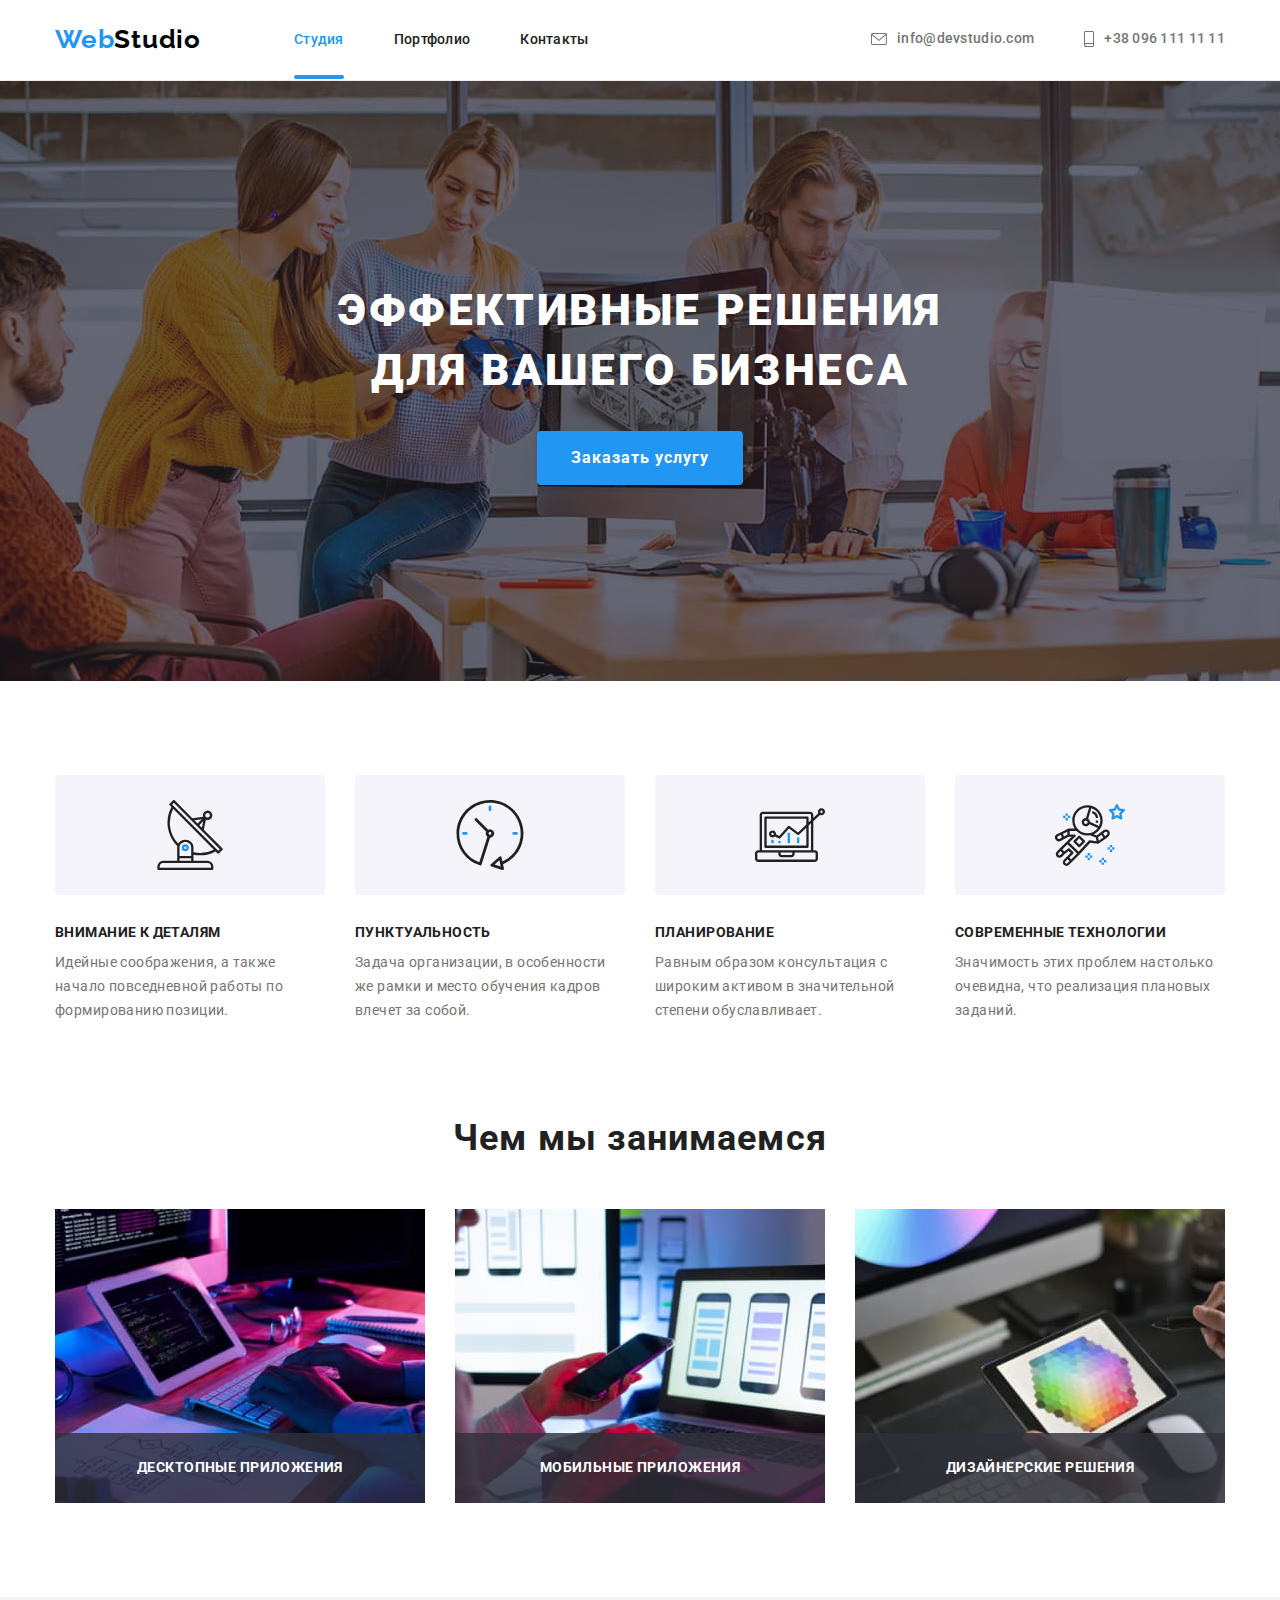
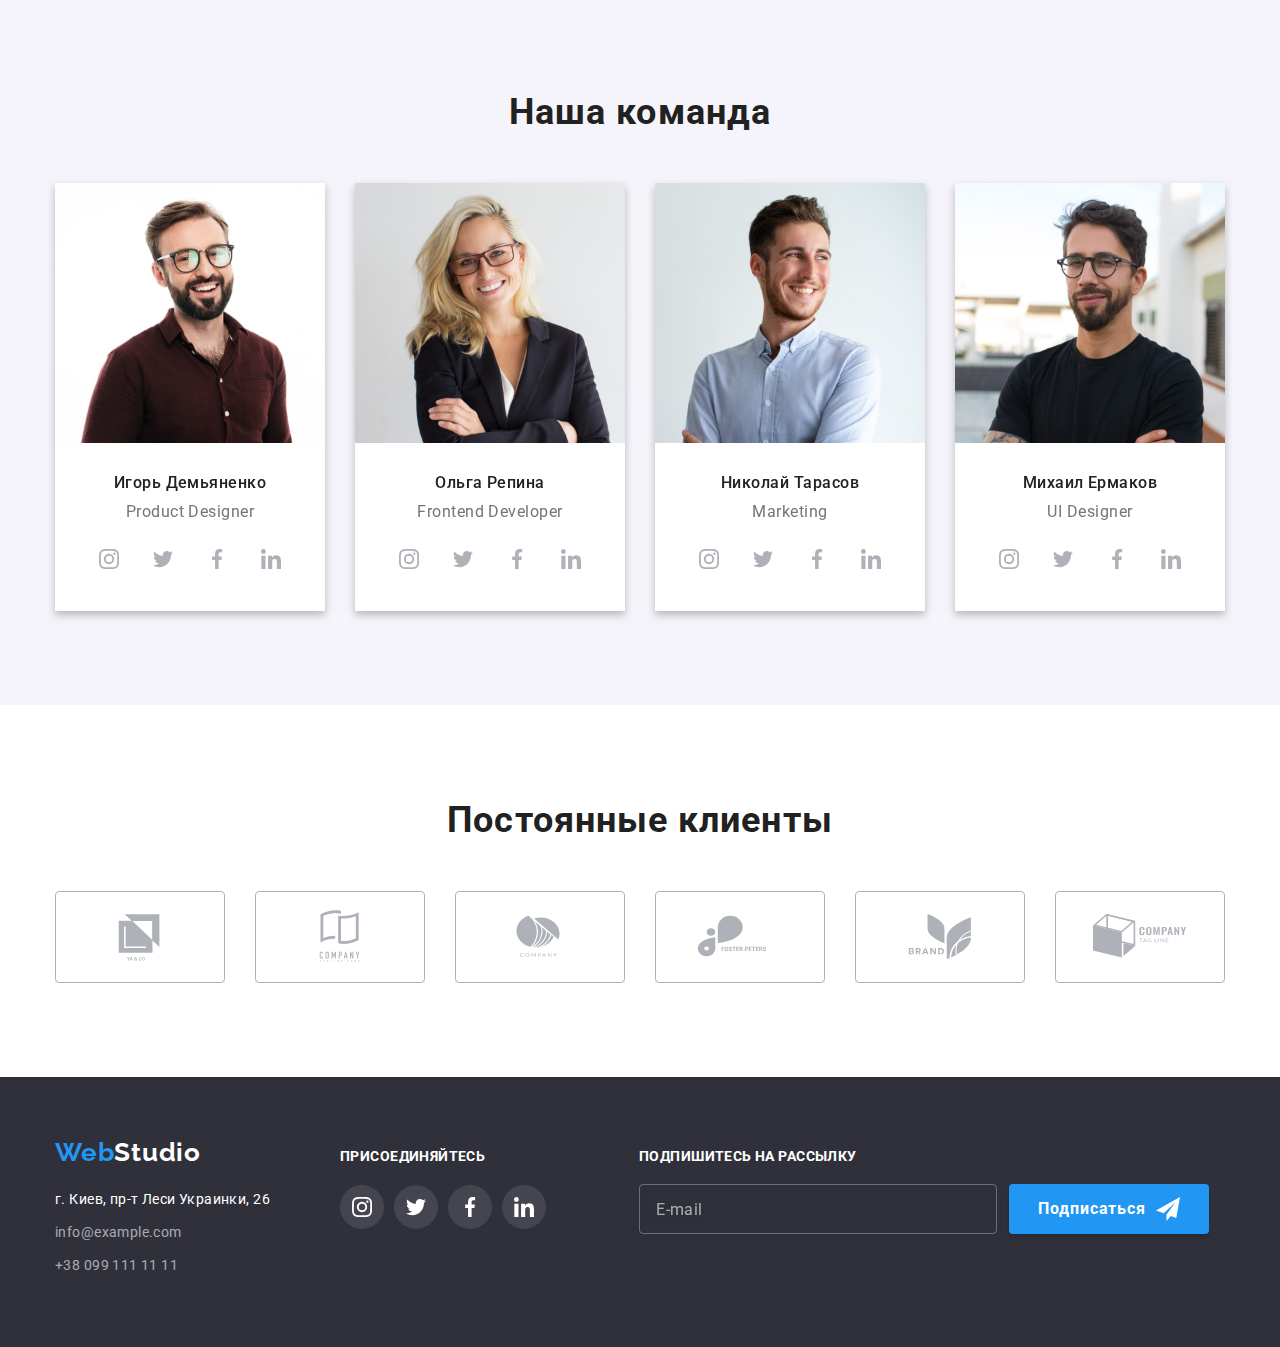
<file: index.html>
<!DOCTYPE html>
<html lang="ru">
  <head>
    <meta charset="UTF-8" />
    <meta http-equiv="X-UA-Compatible" content="IE=edge" />
    <meta name="viewport" content="width=device-width, initial-scale=1.0" />
    <link rel="preconnect" href="https://fonts.googleapis.com" />
    <link rel="preconnect" href="https://fonts.gstatic.com" crossorigin />
    <link
      href="https://fonts.googleapis.com/css2?family=Raleway:wght@700&family=Roboto:wght@400;500;700;900&display=swap"
      rel="stylesheet"
    />
    <title>WebStudio</title>
    <link
      rel="stylesheet"
      href="https://cdnjs.cloudflare.com/ajax/libs/modern-normalize/1.1.0/modern-normalize.min.css"
    />
    <link rel="stylesheet" href="./css/styles.css" />
  </head>
  <body>
    <header class="header">
      <div class="header-cont container">
        <nav class="header-nav">
          <a href="./index.html" class="header-logo link">
            <span class="logo-color">Web</span>Studio</a
          >
          <ul class="header-list list">
            <li class="header-item">
              <a href="./index.html" class="header-link current link">Студия</a>
            </li>
            <li class="header-item">
              <a href="./portfolio.html" class="header-link link">Портфолио</a>
            </li>
            <li class="header-item"><a href="" class="header-link link">Контакты</a></li>
          </ul>
        </nav>
        <div class="header-info">
          <a href="mailto:info@devstudio.com" class="header-contacts link"
            ><svg class="mail-icon" width="16" height="12">
              <use href="./images/icons.svg#icon-mail"></use></svg
            >info@devstudio.com</a
          >
          <a href="tel:+380961111111" class="header-contacts link"
            ><svg class="tel-icon" width="10" height="16">
              <use href="./images/icons.svg#icon-tel"></use></svg
            >+38 096 111 11 11</a
          >
        </div>
      </div>
    </header>
    <main class="main">
      <section class="main-section-one">
        <div class="container">
          <h1 class="section-one-title">Эффективные решения для вашего бизнеса</h1>
          <button class="section-one-btn" type="button" data-modal-open>Заказать услугу</button>
        </div>
      </section>
      <section class="main-section-two">
        <div class="container">
          <ul class="section-two-list list">
            <li class="section-two-item">
              <div class="icon-box">
                <svg class="section-two-icon" width="70" height="70">
                  <use href="./images/icons.svg#icon-antenna"></use>
                </svg>
              </div>
              <h3 class="item-title">Внимание к деталям</h3>
              <p class="item-text">
                Идейные соображения, а также начало повседневной работы по формированию позиции.
              </p>
            </li>
            <li class="section-two-item">
              <div class="icon-box">
                <svg class="section-two-icon" width="70" height="70">
                  <use href="./images/icons.svg#icon-clock"></use>
                </svg>
              </div>
              <h3 class="item-title">Пунктуальность</h3>
              <p class="item-text">
                Задача организации, в особенности же рамки и место обучения кадров влечет за собой.
              </p>
            </li>
            <li class="section-two-item">
              <div class="icon-box">
                <svg class="section-two-icon" width="70" height="70">
                  <use href="./images/icons.svg#icon-diagram"></use>
                </svg>
              </div>
              <h3 class="item-title">Планирование</h3>
              <p class="item-text">
                Равным образом консультация с широким активом в значительной степени обуславливает.
              </p>
            </li>
            <li class="section-two-item">
              <div class="icon-box">
                <svg class="section-two-icon" width="70" height="70">
                  <use href="./images/icons.svg#icon-astronaut"></use>
                </svg>
              </div>
              <h3 class="item-title">Современные технологии</h3>
              <p class="item-text">
                Значимость этих проблем настолько очевидна, что реализация плановых заданий.
              </p>
            </li>
          </ul>
        </div>
      </section>
      <section class="main-section-three">
        <div class="container">
          <h2 class="section-three-title">Чем мы занимаемся</h2>
          <ul class="section-three-list list">
            <li class="section-three-item">
              <div class="thumb">
                <img src="./images/box1.jpg" alt="Верстка сайта" width="370" />
                <p class="label">Десктопные приложения</p>
              </div>
            </li>
            <li class="section-three-item">
              <div class="thumb">
                <img src="./images/box2.jpg" alt="Адаптивный дизайн" width="370" />
                <p class="label">Мобильные приложения</p>
              </div>
            </li>
            <li class="section-three-item">
              <div class="thumb">
                <img src="./images/box3.jpg" alt="Дизайн" width="370" />
                <p class="label">Дизайнерские решения</p>
              </div>
            </li>
          </ul>
        </div>
      </section>
      <section class="main-section-team">
        <div class="container">
          <h2 class="team-title">Наша команда</h2>
          <ul class="team-list list">
            <li class="team-item">
              <img src="./images/img.jpg" alt="Игорь Демьяненко" width="270" />
              <div class="team-signature">
                <h3 class="team-member">Игорь Демьяненко</h3>
                <p lang="en" class="team-position">Product Designer</p>
                <ul class="team-soc-list list">
                  <li class="team-soc-item">
                    <a href="" class="team-soc-link link">
                      <svg class="team-soc-icon" width="20" height="20">
                        <use href="./images/icons.svg#icon-insta"></use>
                      </svg>
                    </a>
                  </li>
                  <li class="team-soc-item">
                    <a href="" class="team-soc-link link">
                      <svg class="team-soc-icon" width="20" height="20">
                        <use href="./images/icons.svg#icon-twt"></use>
                      </svg>
                    </a>
                  </li>
                  <li class="team-soc-item">
                    <a href="" class="team-soc-link link">
                      <svg class="team-soc-icon" width="20" height="20">
                        <use href="./images/icons.svg#icon-fb"></use>
                      </svg>
                    </a>
                  </li>
                  <li class="team-soc-item">
                    <a href="" class="team-soc-link link">
                      <svg class="team-soc-icon" width="20" height="20">
                        <use href="./images/icons.svg#icon-in"></use>
                      </svg>
                    </a>
                  </li>
                </ul>
              </div>
            </li>
            <li class="team-item">
              <img src="./images/img1.jpg" alt="Ольга Репина" width="270" />
              <div class="team-signature">
                <h3 class="team-member">Ольга Репина</h3>
                <p lang="en" class="team-position">Frontend Developer</p>
                <ul class="team-soc-list list">
                  <li class="team-soc-item">
                    <a href="" class="team-soc-link link">
                      <svg class="team-soc-icon" width="20" height="20">
                        <use href="./images/icons.svg#icon-insta"></use>
                      </svg>
                    </a>
                  </li>
                  <li class="team-soc-item">
                    <a href="" class="team-soc-link link">
                      <svg class="team-soc-icon" width="20" height="20">
                        <use href="./images/icons.svg#icon-twt"></use>
                      </svg>
                    </a>
                  </li>
                  <li class="team-soc-item">
                    <a href="" class="team-soc-link link">
                      <svg class="team-soc-icon" width="20" height="20">
                        <use href="./images/icons.svg#icon-fb"></use>
                      </svg>
                    </a>
                  </li>
                  <li class="team-soc-item">
                    <a href="" class="team-soc-link link">
                      <svg class="team-soc-icon" width="20" height="20">
                        <use href="./images/icons.svg#icon-in"></use>
                      </svg>
                    </a>
                  </li>
                </ul>
              </div>
            </li>
            <li class="team-item">
              <img src="./images/img2.jpg" alt="Николай Тарасов" width="270" />
              <div class="team-signature">
                <h3 class="team-member">Николай Тарасов</h3>
                <p lang="en" class="team-position">Marketing</p>
                <ul class="team-soc-list list">
                  <li class="team-soc-item">
                    <a href="" class="team-soc-link link">
                      <svg class="team-soc-icon" width="20" height="20">
                        <use href="./images/icons.svg#icon-insta"></use>
                      </svg>
                    </a>
                  </li>
                  <li class="team-soc-item">
                    <a href="" class="team-soc-link link">
                      <svg class="team-soc-icon" width="20" height="20">
                        <use href="./images/icons.svg#icon-twt"></use>
                      </svg>
                    </a>
                  </li>
                  <li class="team-soc-item">
                    <a href="" class="team-soc-link link">
                      <svg class="team-soc-icon" width="20" height="20">
                        <use href="./images/icons.svg#icon-fb"></use>
                      </svg>
                    </a>
                  </li>
                  <li class="team-soc-item">
                    <a href="" class="team-soc-link link">
                      <svg class="team-soc-icon" width="20" height="20">
                        <use href="./images/icons.svg#icon-in"></use>
                      </svg>
                    </a>
                  </li>
                </ul>
              </div>
            </li>
            <li class="team-item">
              <img src="./images/img3.jpg" alt="Михаил Ермаков" width="270" />
              <div class="team-signature">
                <h3 class="team-member">Михаил Ермаков</h3>
                <p lang="en" class="team-position">UI Designer</p>
                <ul class="team-soc-list list">
                  <li class="team-soc-item">
                    <a href="" class="team-soc-link link">
                      <svg class="team-soc-icon" width="20" height="20">
                        <use href="./images/icons.svg#icon-insta"></use>
                      </svg>
                    </a>
                  </li>
                  <li class="team-soc-item">
                    <a href="" class="team-soc-link link">
                      <svg class="team-soc-icon" width="20" height="20">
                        <use href="./images/icons.svg#icon-twt"></use>
                      </svg>
                    </a>
                  </li>
                  <li class="team-soc-item">
                    <a href="" class="team-soc-link link">
                      <svg class="team-soc-icon" width="20" height="20">
                        <use href="./images/icons.svg#icon-fb"></use>
                      </svg>
                    </a>
                  </li>
                  <li class="team-soc-item">
                    <a href="" class="team-soc-link link">
                      <svg class="team-soc-icon" width="20" height="20">
                        <use href="./images/icons.svg#icon-in"></use>
                      </svg>
                    </a>
                  </li>
                </ul>
              </div>
            </li>
          </ul>
        </div>
      </section>
      <section class="section-client">
        <div class="container">
          <h2 class="client-title">Постоянные клиенты</h2>
          <ul class="client-list list">
            <li class="client-item">
              <a href="" class="client-link link">
                <svg class="client-logo" width="106" height="60">
                  <use href="./images/icons.svg#icon-client-1"></use>
                </svg>
              </a>
            </li>
            <li class="client-item">
              <a href="" class="client-link link">
                <svg class="client-logo" width="106" height="60">
                  <use href="./images/icons.svg#icon-client-2"></use>
                </svg>
              </a>
            </li>
            <li class="client-item">
              <a href="" class="client-link link">
                <svg class="client-logo" width="106" height="60">
                  <use href="./images/icons.svg#icon-client-3"></use>
                </svg>
              </a>
            </li>
            <li class="client-item">
              <a href="" class="client-link link">
                <svg class="client-logo" width="106" height="60">
                  <use href="./images/icons.svg#icon-client-4"></use>
                </svg>
              </a>
            </li>
            <li class="client-item">
              <a href="" class="client-link link">
                <svg class="client-logo" width="106" height="60">
                  <use href="./images/icons.svg#icon-client-5"></use>
                </svg>
              </a>
            </li>
            <li class="client-item">
              <a href="" class="client-link link">
                <svg class="client-logo" width="106" height="60">
                  <use href="./images/icons.svg#icon-client-6"></use>
                </svg>
              </a>
            </li>
          </ul>
        </div>
      </section>
    </main>
    <footer class="footer">
      <div class="container footer-content">
        <div class="footer-info">
          <a href="logotext" class="footer-logo link"><span class="logo-color">Web</span>Studio</a>
          <address class="footer-address">
            <ul class="footer-list list">
              <li class="footer-item">
                <a href="" class="footer-location link">г. Киев, пр-т Леси Украинки, 26</a>
              </li>
              <li class="footer-item">
                <a href="mailto:info@example.com" class="footer-link link">info@example.com</a>
              </li>
              <li class="footer-item">
                <a href="tel:+380991111111" class="footer-link link">+38 099 111 11 11</a>
              </li>
            </ul>
          </address>
        </div>
        <div class="footer-soc">
          <h2 class="footer-soc-title">присоединяйтесь</h2>
          <ul class="footer-soc-list">
            <li class="footer-soc-item">
              <a href="" class="footer-soc-link link">
                <svg class="footer-soc-icon" width="20" height="20">
                  <use href="./images/icons.svg#icon-insta"></use>
                </svg>
              </a>
            </li>
            <li class="footer-soc-item">
              <a href="" class="footer-soc-link link">
                <svg class="footer-soc-icon" width="20" height="20">
                  <use href="./images/icons.svg#icon-twt"></use>
                </svg>
              </a>
            </li>
            <li class="footer-soc-item">
              <a href="" class="footer-soc-link link">
                <svg class="footer-soc-icon" width="20" height="20">
                  <use href="./images/icons.svg#icon-fb"></use>
                </svg>
              </a>
            </li>
            <li class="footer-soc-item">
              <a href="" class="footer-soc-link link">
                <svg class="footer-soc-icon" width="20" height="20">
                  <use href="./images/icons.svg#icon-in"></use>
                </svg>
              </a>
            </li>
          </ul>
        </div>
        <div class="subscribe">
          <p class="subscribe-title">Подпишитесь на рассылку</p>
          <form class="subscribe-form">
            <div class="subscribe-field">
              <label>
                <input
                  type="email"
                  name="subscription-email"
                  class="subscribe-input"
                  placeholder="E-mail"
                />
              </label>
              <button type="submit" class="subscribe-btn">
                Подписаться
                <svg class="subscribe-icon" width="24" height="24">
                  <use href="./images/icons.svg#icon-send"></use>
                </svg>
              </button>
            </div>
          </form>
        </div>
      </div>
    </footer>
    <div class="backdrop is-hidden" data-modal>
      <div class="modal">
        <button type="button" class="btn-close" data-modal-close>
          <svg class="close-icn" width="18" height="18">
            <use href="./images/icons.svg#icon-close"></use>
          </svg>
        </button>
        <p class="modal-title">Оставьте свои данные, мы вам перезвоним</p>
        <form class="modal-form">
          <div class="modal-field">
            <label for="user-name" class="modal-label">Имя</label>
            <div class="input-wrap">
              <input
                type="text"
                name="user-name"
                class="modal-input"
                required
                id="user-name"
                autofocus
              />
              <svg class="input-icon" width="18" height="18">
                <use href="./images/icons.svg#icon-person"></use>
              </svg>
            </div>
          </div>
          <div class="modal-field">
            <label for="user-tel" class="modal-label">Телефон</label>
            <div class="input-wrap">
              <input type="tel" name="user-tel" class="modal-input" required id="user-tel" />
              <svg class="input-icon" width="18" height="18">
                <use href="./images/icons.svg#icon-phone"></use>
              </svg>
            </div>
          </div>
          <div class="modal-field">
            <label for="user-mail" class="modal-label">Почта</label>
            <div class="input-wrap">
              <input type="email" name="user-mail" class="modal-input" required id="user-mail" />
              <svg class="input-icon" width="18" height="18">
                <use href="./images/icons.svg#icon-email"></use>
              </svg>
            </div>
          </div>
          <div class="comment-field">
            <label for="user-comments" class="modal-label">Комментарий</label>
            <textarea
              name="user-comments"
              id="user-comments"
              class="modal-comments"
              placeholder="Введите текст"
            ></textarea>
          </div>
          <div class="privacy-field">
            <input
              type="checkbox"
              name="privacy"
              id="privacy"
              class="input-check visually-hidden"
            />
            <label for="privacy" class="input-privacy">
              <span>
                <svg class="check-icon" width="11" height="8">
                  <use href="./images/icons.svg#icon-check"></use>
                </svg>
              </span>
              Соглашаюсь с рассылкой и принимаю&nbsp;
              <a href="" class="input-link link"> Условия договора</a>
            </label>
          </div>
          <button type="submit" class="btn-submit">Отправить</button>
        </form>
      </div>
    </div>
    <script src="./js/modal.js"></script>
  </body>
</html>
</file>
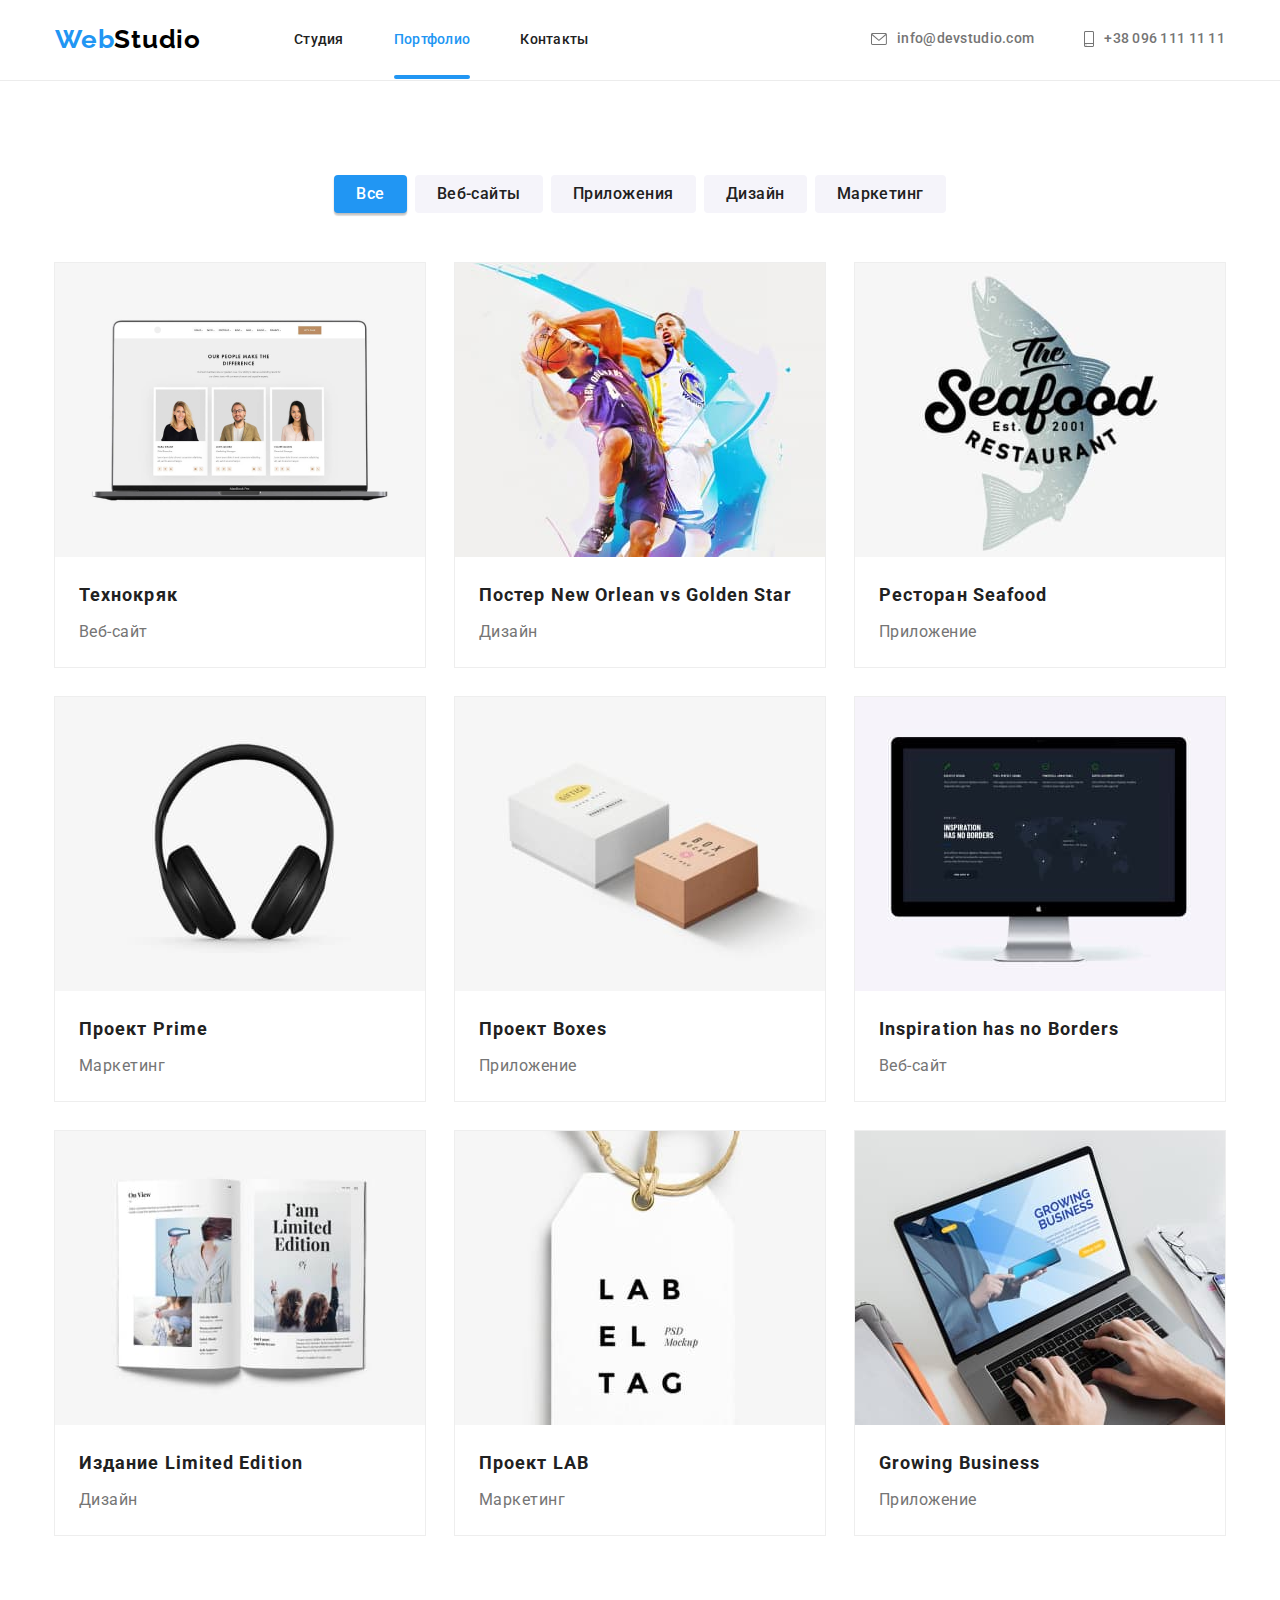
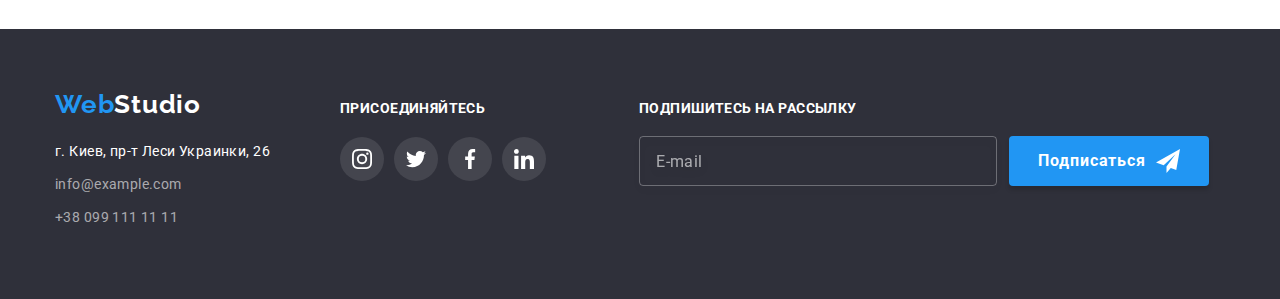
<file: portfolio.html>
<!DOCTYPE html>
<html lang="ru">
  <head>
    <meta charset="UTF-8" />
    <meta http-equiv="X-UA-Compatible" content="IE=edge" />
    <meta name="viewport" content="width=device-width, initial-scale=1.0" />
    <link rel="preconnect" href="https://fonts.googleapis.com" />
    <link rel="preconnect" href="https://fonts.gstatic.com" crossorigin />
    <link
      href="https://fonts.googleapis.com/css2?family=Raleway:wght@700&family=Roboto:wght@400;500;700;900&display=swap"
      rel="stylesheet"
    />
    <title>Portfolio</title>
    <link
      rel="stylesheet"
      href="https://cdnjs.cloudflare.com/ajax/libs/modern-normalize/1.1.0/modern-normalize.min.css"
    />
    <link rel="stylesheet" href="./css/styles.css" />
  </head>
  <body>
    <header class="header">
      <div class="header-cont container">
        <nav class="header-nav">
          <a href="./index.html" class="header-logo link">
            <span class="logo-color">Web</span>Studio</a
          >
          <ul class="header-list list">
            <li class="header-item"><a href="./index.html" class="header-link link">Студия</a></li>
            <li class="header-item">
              <a href="./portfolio.html" class="header-link current link">Портфолио</a>
            </li>
            <li class="header-item"><a href="" class="header-link link">Контакты</a></li>
          </ul>
        </nav>
        <div class="header-info">
          <a href="mailto:info@devstudio.com" class="header-contacts link"
            ><svg class="mail-icon" width="16" height="12">
              <use href="./images/icons.svg#icon-mail"></use></svg
            >info@devstudio.com</a
          >
          <a href="tel:+380961111111" class="header-contacts link"
            ><svg class="tel-icon" width="10" height="16">
              <use href="./images/icons.svg#icon-tel"></use></svg
            >+38 096 111 11 11</a
          >
        </div>
      </div>
    </header>
    <main class="main-portfolio">
      <section class="portfolio-section">
        <div class="container">
          <div class="portfolio-filter">
            <ul class="portfolio-btn-list list">
              <li class="portfolio-btn-item">
                <button class="portfolio-btn current" type="button">Все</button>
              </li>
              <li class="portfolio-btn-item">
                <button class="portfolio-btn" type="button">Веб-сайты</button>
              </li>
              <li class="portfolio-btn-item">
                <button class="portfolio-btn" type="button">Приложения</button>
              </li>
              <li class="portfolio-btn-item">
                <button class="portfolio-btn" type="button">Дизайн</button>
              </li>
              <li class="portfolio-btn-item">
                <button class="portfolio-btn" type="button">Маркетинг</button>
              </li>
            </ul>
          </div>
          <div class="portfolio">
            <ul class="projects-list list">
              <li class="projects-item">
                <a href="" class="project-link link">
                  <div class="project-top-wrap">
                    <img src="./images/p.png" alt="Технокряк" width="370" />
                    <p class="project-text">
                      Ресурс предлагает комплексные предложения с разным уровнем функционала и
                      сервисов. Все это позволит посетителю получить исчерпывающие сведения о
                      компании или частном лице.
                    </p>
                  </div>
                  <div class="signature">
                    <h1 class="projects-name">Технокряк</h1>
                    <p class="projects-division">Веб-сайт</p>
                  </div>
                </a>
              </li>
              <li class="projects-item">
                <a href="" class="project-link link">
                  <div class="project-top-wrap">
                    <img src="./images/p1.jpg" alt="Постер New Orlean vs Golden Star" width="370" />
                    <p class="project-text">
                      Ресурс предлагает комплексные предложения с разным уровнем функционала и
                      сервисов. Все это позволит посетителю получить исчерпывающие сведения о
                      компании или частном лице.
                    </p>
                  </div>
                  <div class="signature">
                    <h1 class="projects-name">Постер New Orlean vs Golden Star</h1>
                    <p class="projects-division">Дизайн</p>
                  </div>
                </a>
              </li>
              <li class="projects-item">
                <a href="" class="project-link link">
                  <div class="project-top-wrap">
                    <img src="./images/p2.jpg" alt="Ресторан Seafood" width="370" />
                    <p class="project-text">
                      Ресурс предлагает комплексные предложения с разным уровнем функционала и
                      сервисов. Все это позволит посетителю получить исчерпывающие сведения о
                      компании или частном лице.
                    </p>
                  </div>
                  <div class="signature">
                    <h1 class="projects-name">Ресторан Seafood</h1>
                    <p class="projects-division">Приложение</p>
                  </div>
                </a>
              </li>
              <li class="projects-item">
                <a href="" class="project-link link">
                  <div class="project-top-wrap">
                    <img src="./images/p3.jpg" alt="Проект Prime" width="370" />
                    <p class="project-text">
                      Ресурс предлагает комплексные предложения с разным уровнем функционала и
                      сервисов. Все это позволит посетителю получить исчерпывающие сведения о
                      компании или частном лице.
                    </p>
                  </div>
                  <div class="signature">
                    <h1 class="projects-name">Проект Prime</h1>
                    <p class="projects-division">Маркетинг</p>
                  </div>
                </a>
              </li>
              <li class="projects-item">
                <a href="" class="project-link link">
                  <div class="project-top-wrap">
                    <img src="./images/p4.jpg" alt="Проект Boxes" width="370" />
                    <p class="project-text">
                      Ресурс предлагает комплексные предложения с разным уровнем функционала и
                      сервисов. Все это позволит посетителю получить исчерпывающие сведения о
                      компании или частном лице.
                    </p>
                  </div>
                  <div class="signature">
                    <h1 class="projects-name">Проект Boxes</h1>
                    <p class="projects-division">Приложение</p>
                  </div>
                </a>
              </li>
              <li class="projects-item">
                <a href="" class="project-link link">
                  <div class="project-top-wrap">
                    <img src="./images/p5.jpg" alt="Inspiration has no Borders" width="370" />
                    <p class="project-text">
                      Ресурс предлагает комплексные предложения с разным уровнем функционала и
                      сервисов. Все это позволит посетителю получить исчерпывающие сведения о
                      компании или частном лице.
                    </p>
                  </div>
                  <div class="signature">
                    <h1 class="projects-name" lang="en">Inspiration has no Borders</h1>
                    <p class="projects-division">Веб-сайт</p>
                  </div>
                </a>
              </li>
              <li class="projects-item">
                <a href="" class="project-link link">
                  <div class="project-top-wrap">
                    <img src="./images/p6.jpg" alt="Издание Limited Edition" width="370" />
                    <p class="project-text">
                      Ресурс предлагает комплексные предложения с разным уровнем функционала и
                      сервисов. Все это позволит посетителю получить исчерпывающие сведения о
                      компании или частном лице.
                    </p>
                  </div>
                  <div class="signature">
                    <h1 class="projects-name">Издание Limited Edition</h1>
                    <p class="projects-division">Дизайн</p>
                  </div>
                </a>
              </li>
              <li class="projects-item">
                <a href="" class="project-link link">
                  <div class="project-top-wrap">
                    <img src="./images/p7.jpg" alt="Проект LAB" width="370" />
                    <p class="project-text">
                      Ресурс предлагает комплексные предложения с разным уровнем функционала и
                      сервисов. Все это позволит посетителю получить исчерпывающие сведения о
                      компании или частном лице.
                    </p>
                  </div>
                  <div class="signature">
                    <h1 class="projects-name">Проект LAB</h1>
                    <p class="projects-division">Маркетинг</p>
                  </div>
                </a>
              </li>
              <li class="projects-item">
                <a href="" class="project-link link">
                  <div class="project-top-wrap">
                    <img src="./images/p8.jpg" alt="Growing Business" width="370" />
                    <p class="project-text">
                      Ресурс предлагает комплексные предложения с разным уровнем функционала и
                      сервисов. Все это позволит посетителю получить исчерпывающие сведения о
                      компании или частном лице.
                    </p>
                  </div>
                  <div class="signature">
                    <h1 class="projects-name" lang="en">Growing Business</h1>
                    <p class="projects-division">Приложение</p>
                  </div>
                </a>
              </li>
            </ul>
          </div>
        </div>
      </section>
    </main>
    <footer class="footer">
      <div class="container footer-content">
        <div class="footer-info">
          <a href="logotext" class="footer-logo link"><span class="logo-color">Web</span>Studio</a>
          <address class="footer-address">
            <ul class="footer-list list">
              <li class="footer-item">
                <a href="" class="footer-location link">г. Киев, пр-т Леси Украинки, 26</a>
              </li>
              <li class="footer-item">
                <a href="mailto:info@example.com" class="footer-link link">info@example.com</a>
              </li>
              <li class="footer-item">
                <a href="tel:+380991111111" class="footer-link link">+38 099 111 11 11</a>
              </li>
            </ul>
          </address>
        </div>
        <div class="footer-soc">
          <h2 class="footer-soc-title">присоединяйтесь</h2>
          <ul class="footer-soc-list">
            <li class="footer-soc-item">
              <a href="" class="footer-soc-link link">
                <svg class="footer-soc-icon" width="20" height="20">
                  <use href="./images/icons.svg#icon-insta"></use>
                </svg>
              </a>
            </li>
            <li class="footer-soc-item">
              <a href="" class="footer-soc-link link">
                <svg class="footer-soc-icon" width="20" height="20">
                  <use href="./images/icons.svg#icon-twt"></use>
                </svg>
              </a>
            </li>
            <li class="footer-soc-item">
              <a href="" class="footer-soc-link link">
                <svg class="footer-soc-icon" width="20" height="20">
                  <use href="./images/icons.svg#icon-fb"></use>
                </svg>
              </a>
            </li>
            <li class="footer-soc-item">
              <a href="" class="footer-soc-link link">
                <svg class="footer-soc-icon" width="20" height="20">
                  <use href="./images/icons.svg#icon-in"></use>
                </svg>
              </a>
            </li>
          </ul>
        </div>
        <div class="subscribe">
          <p class="subscribe-title">Подпишитесь на рассылку</p>
          <form class="subscribe-form">
            <div class="subscribe-field">
              <label>
                <input
                  type="email"
                  name="subscription-email"
                  class="subscribe-input"
                  placeholder="E-mail"
                />
              </label>
              <button type="submit" class="subscribe-btn">
                Подписаться
                <svg class="subscribe-icon" width="24" height="24">
                  <use href="./images/icons.svg#icon-send"></use>
                </svg>
              </button>
            </div>
          </form>
        </div>
      </div>
    </footer>
  </body>
</html>
</file>
<file: css/styles.css>
body {
  font-family: roboto, sans-serif;
  color: #212121;
  background-color: #ffffff;
}
h1,
h2,
h3,
p {
  margin: 0;
  padding: 0;
}
ul {
  padding: 0;
  margin: 0;
  list-style: none;
}
img {
  display: block;
  max-width: 100%;
  height: auto;
}
.link {
  text-decoration: none;
}
.visually-hidden {
  position: absolute;
  white-space: nowrap;
  width: 1px;
  height: 1px;
  overflow: hidden;
  border: 0;
  padding: 0;
  clip: rect(0 0 0 0);
  clip-path: inset(50%);
  margin: -1px;
}
.header {
  background-color: #ffffff;
  font-weight: 500;
  min-height: 80px;
  border-bottom: 1px solid #ececec;
  margin: 0;
  padding-top: 24px;
  padding-bottom: 25px;
}

.container {
  align-items: center;
  width: 1200px;
  padding: 0 15px;
  margin: 0 auto;
}
.header-cont {
  display: flex;
  align-items: center;
}
.header-nav {
  display: flex;
  align-items: center;
}
.header-logo {
  display: flex;
  margin-right: 93px;
  font-family: raleway;
  font-weight: 700;
  font-size: 26px;
  line-height: 1.19;
  letter-spacing: 0.03em;
  color: #000000;
}
.logo-color {
  color: #2196f3;
}

.header-list {
  display: flex;
}
.header-item:not(last-child) {
  margin-right: 50px;
}

.header-info {
  display: flex;
  margin-left: auto;
}
.header-link {
  padding-top: 32px;
  padding-bottom: 32px;
  transition: color 250ms cubic-bezier(0.4, 0, 0.2, 1);
  position: relative;
  font-weight: 500;
  font-size: 14px;
  line-height: 1.14;
  letter-spacing: 0.02em;
  color: #212121;
  transition: color 250ms cubic-bezier(0.4, 0, 0.2, 1);
}
.header-contacts {
  display: flex;
  align-items: center;
  justify-content: center;
  font-weight: 500;
  font-size: 14px;
  line-height: 1.14;
  letter-spacing: 0.02em;
  color: #757575;
  transition: color 250ms cubic-bezier(0.4, 0, 0.2, 1);
}
.mail-icon,
.tel-icon {
  display: block;
  margin-right: 10px;
  fill: currentColor;
}
.header-contacts + .header-contacts {
  margin-left: 50px;
}
.header-list .current::after {
  content: '';
  display: block;
  bottom: 0;
  left: 0;
  width: 100%;
  height: 4px;
  background: #2196f3;
  border-radius: 2px;
  position: absolute;
  transition: transform 250ms cubic-bezier(0.4, 0, 0.2, 1);
}

.header-link:hover,
.header-link:focus,
.header-link:active {
  color: #2196f3;
}

.header-nav .current {
  color: #2196f3;
}
.header-contacts:hover,
.header-contacts:focus {
  color: #2196f3;
}

.main-section-one {
  height: 600px;
  max-width: 1600px;
  background-color: #2f303a;
  margin: auto;
  padding-top: 200px;
  padding-bottom: 200px;
  background-image: linear-gradient(rgba(47, 48, 58, 0.4), rgba(47, 48, 58, 0.4)),
    url(../images/section-one-bg.jpg);
  background-repeat: no-repeat;
  background-position: center;
  background-size: cover;
}
.section-one-title {
  display: block;
  margin-left: auto;
  margin-right: auto;
  margin-bottom: 30px;
  max-width: 696px;
  font-weight: 900;
  font-size: 44px;
  line-height: 1.36;
  text-align: center;
  letter-spacing: 0.06em;
  text-transform: uppercase;
  color: #ffffff;
}
.section-one-btn {
  display: block;
  margin-left: auto;
  margin-right: auto;
  cursor: pointer;
  padding: 10px 32px;
  border-radius: 4px;
  border-color: transparent;

  font-weight: 700;
  font-size: 16px;
  line-height: 1.88;
  text-align: center;
  letter-spacing: 0.06em;
  color: #ffffff;
  background-color: #2196f3;
  box-shadow: 0px 4px 4px rgba(0, 0, 0, 0.15);
  border-radius: 4px;

  transition: background-color 250ms cubic-bezier(0.4, 0, 0.2, 1);
}
.section-one-btn:hover,
.section-one-btn:focus {
  background: #188ce8;
  box-shadow: 0px 4px 4px rgba(0, 0, 0, 0.15);
}

.main-section-two {
  padding-top: 94px;
}
.section-two-list {
  display: flex;
  margin-left: auto;
  margin-right: auto;
}
.section-two-item {
  width: 270px;
  margin-right: 30px;
}

.section-two-item:last-child {
  margin-right: 0;
}
.icon-box {
  display: flex;
  align-items: center;
  justify-content: center;
  margin-bottom: 30px;
  height: 120px;
  border-radius: 4px;
  background-color: #f5f4fa;
}
.item-title {
  margin-bottom: 10px;
  font-weight: 700;
  font-size: 14px;
  line-height: 1.14;
  letter-spacing: 0.03em;
  text-transform: uppercase;
  color: #212121;
}
.item-text {
  font-weight: 400;
  font-size: 14px;
  line-height: 1.71;
  letter-spacing: 0.03em;
  color: #757575;
}
.main-section-three {
  padding-top: 94px;
  padding-bottom: 94px;
}
.section-three-title {
  font-weight: 700;
  font-size: 36px;
  line-height: 1.17;
  text-align: center;
  letter-spacing: 0.03em;
  color: #212121;
}
.section-three-list {
  display: flex;
  margin-top: 50px;
}
.section-three-item {
  margin-right: 30px;
}
.section-three-item:last-child {
  margin-right: 0;
}
.thumb {
  position: relative;
}
.thumb > .label {
  position: absolute;
  bottom: 0;
  width: 100%;
  padding: 27px;
  margin: 0;
  font-weight: 700;
  font-size: 14px;
  line-height: 1.14;
  text-align: center;
  letter-spacing: 0.03em;
  text-transform: uppercase;
  color: #ffffff;
  background: rgba(47, 48, 58, 0.8);
}
.main-section-team {
  background: #f5f4fa;
  padding-top: 94px;
  padding-bottom: 94px;
}

.team-title {
  font-weight: 700;
  font-size: 36px;
  line-height: 1.17;
  text-align: center;
  letter-spacing: 0.03em;
  color: #212121;
}
.team-list {
  display: flex;
  margin-top: 50px;
  filter: drop-shadow(0px 4px 4px rgba(0, 0, 0, 0.25));
  border-radius: 0px 0px 4px 4px;
}
.team-item {
  background-color: #ffffff;
  margin-right: 30px;
}
.team-item:last-child {
  margin-right: 0;
}
.team-signature {
  padding-top: 30px;
  padding-bottom: 30px;
  padding-left: auto;
  padding-right: auto;
}
.team-member {
  font-weight: 500;
  font-size: 16px;
  line-height: 1.19;
  text-align: center;
  letter-spacing: 0.03em;
  color: #212121;
}
.team-position {
  margin-top: 10px;
  margin-bottom: 16px;
  font-weight: 400;
  font-size: 16px;
  line-height: 19px;
  text-align: center;
  letter-spacing: 0.03em;
  color: #757575;
}
.team-soc-list {
  display: flex;
  justify-content: center;
}
.team-soc-item {
  width: 44px;
  height: 44px;
  margin-left: 10px;
}
.team-soc-item:first-child {
  margin-left: 0;
}
.team-soc-link {
  display: flex;
  align-items: center;
  justify-content: center;
  width: 100%;
  height: 100%;
  border-radius: 50%;
  color: #afb1b8;
  transition: color 250ms cubic-bezier(0.4, 0, 0.2, 1),
    background-color 250ms cubic-bezier(0.4, 0, 0.2, 1);
}
.team-soc-link:hover,
.team-soc-link:focus {
  background-color: #2196f3;
  color: #ffffff;
}

.team-soc-icon {
  fill: currentColor;
}
.section-client {
  padding-top: 94px;
  padding-bottom: 94px;
}
.client-title {
  margin-bottom: 50px;
  font-weight: 700;
  font-size: 36px;
  line-height: 1.17;
  text-align: center;
  letter-spacing: 0.03em;
  color: #212121;
}
.client-list {
  display: flex;
  align-items: center;
  justify-content: center;
}
.client-item {
  width: 170px;
  height: 92px;
  margin-right: 30px;
}
.client-item:last-child {
  margin-right: 0;
}
.client-link {
  display: flex;
  align-items: center;
  justify-content: center;
  width: 100%;
  height: 100%;
  border: 1px solid #afb1b8;
  border-radius: 4px;
  color: #afb1b8;
  transition: color 250ms cubic-bezier(0.4, 0, 0.2, 1),
    border-color 250ms cobic-bezier(0.4, 0, 0.2, 1);
}
.client-logo {
  fill: currentColor;
}
.client-link:hover,
.client-link:focus {
  border-color: #2196f3;
  color: #2196f3;
}
.footer {
  background: #2f303a;
  padding-top: 60px;
  padding-bottom: 60px;
}
.footer-content {
  display: flex;
  align-items: baseline;
}
.footer-logo {
  display: block;
  margin-bottom: 20px;
  font-family: 'Raleway';
  font-weight: 700;
  font-size: 26px;
  line-height: 1.19;
  letter-spacing: 0.03em;
  color: #ffffff;
}
.footer-item:not(last-child) {
  margin-bottom: 9px;
}
.footer-location {
  font-style: normal;
  font-size: 14px;
  line-height: 1.71;
  letter-spacing: 0.03em;
  color: #ffffff;
}
.footer-link {
  font-style: normal;
  font-size: 14px;
  line-height: 1.71;
  letter-spacing: 0.03em;
  letter-spacing: 0.03em;
  color: rgba(255, 255, 255, 0.6);
}

.footer-soc {
  width: 206px;
  margin-left: 70px;
  align-items: baseline;
}
.footer-soc-title {
  margin-bottom: 20px;
  font-weight: 700;
  font-size: 14px;
  line-height: 1.14;
  letter-spacing: 0.03em;
  text-transform: uppercase;
  color: #ffffff;
}
.footer-soc-list {
  display: flex;
  align-items: center;
  justify-content: center;
}
.footer-soc-item {
  width: 44px;
  height: 44px;
  margin-left: 10px;
}
.footer-soc-item:first-child {
  margin-left: 0;
}
.footer-soc-link {
  display: flex;
  align-items: center;
  justify-content: center;
  width: 100%;
  height: 100%;
  border-radius: 50%;
  background: rgba(255, 255, 255, 0.1);
  color: #ffffff;
  transition: color 250ms cubic-bezier(0.4, 0, 0.2, 1),
    background-color 250ms cobic-bezier(0.4, 0, 0.2, 1);
}
.footer-soc-link:hover,
.footer-soc-link:focus {
  background-color: #2196f3;
  color: #ffffff;
}
.footer-soc-icon {
  fill: currentColor;
}
.subscribe {
  margin-left: 93px;
}
.subscribe-title {
  display: block;
  margin-bottom: 20px;
  font-weight: 700;
  font-size: 14px;
  line-height: calc(16 / 14);
  letter-spacing: 0.03em;
  text-transform: uppercase;
  color: #ffffff;
}

.subscribe-field {
  display: flex;
}
.subscribe label {
  width: 358px;
  margin-right: 12px;
}
.subscribe-input {
  width: 358px;
  height: 50px;
  padding-left: 16px;
  border: 1px solid rgba(255, 255, 255, 0.3);
  filter: drop-shadow(0px 4px 4px rgba(0, 0, 0, 0.15));
  border-radius: 4px;
  background-color: transparent;
  outline: transparent;
  transition: border-color 250ms cubic-bezier(0.4, 0, 0.2, 1);
  color: #ffffff;
}
.subscribe-input:focus {
  border-color: #ffffff;
}
.subscribe-input::placeholder {
  font-size: 16px;
  line-height: calc(20 / 16);
  display: flex;
  align-items: center;
  letter-spacing: 0.03em;
  color: rgba(255, 255, 255, 0.6);
}
.subscribe-btn {
  display: flex;
  align-items: center;
  justify-content: center;
  cursor: pointer;
  padding: 0;
  width: 200px;
  height: 50px;
  font-weight: 700;
  font-size: 16px;
  line-height: calc(30 / 16);
  text-align: center;
  letter-spacing: 0.06em;
  color: #ffffff;
  background: #2196f3;
  box-shadow: 0px 4px 4px rgba(0, 0, 0, 0.15);
  border-radius: 4px;
  border: none;
}
.subscribe-icon {
  margin-left: 10px;
  fill: #ffffff;
}
.backdrop {
  position: fixed;
  top: 0;
  width: 100%;
  height: 100%;
  background: rgba(0, 0, 0, 0.2);
  transition: opacity 250ms linear, visibility 250ms linear;
}
.backdrop.is-hidden .modal {
  transform: translate(-50%, -50%) scale(0);
}
.modal {
  padding: 40px;
  position: absolute;
  min-width: 528px;
  min-height: 581px;
  top: 50%;
  left: 50%;
  transform: translate(-50%, -50%) scale(1);
  transition: transform 250ms linear;
  background: #ffffff;
  box-shadow: 0px 1px 3px rgba(0, 0, 0, 0.12), 0px 1px 1px rgba(0, 0, 0, 0.14),
    0px 2px 1px rgba(0, 0, 0, 0.2);
  border-radius: 4px;
}
.btn-close {
  position: absolute;
  cursor: pointer;
  right: 8px;
  top: 8px;
  width: 30px;
  height: 30px;
  background: #ffffff;
  border: 1px solid rgba(0, 0, 0, 0.1);
  border-radius: 50%;
  display: flex;
  align-items: center;
  justify-content: center;
  transition: color 250ms cubic-bezier(0.4, 0, 0.2, 1);
}
.close-icn {
  fill: currentColor;
}
.btn-close:hover {
  color: #2196f3;
}
.is-hidden {
  opacity: 0;
  visibility: hidden;
  pointer-events: none;
}
.modal-title {
  margin-bottom: 12px;
  font-weight: 700;
  font-size: 20px;
  line-height: 1.15;
  text-align: center;
  letter-spacing: 0.03em;
  color: #212121;
}
.modal-field {
  margin-bottom: 10px;
}
.modal-label {
  display: block;
  margin-bottom: 4px;
  font-size: 12px;
  line-height: calc(14 / 12);
  letter-spacing: 0.01em;
  color: #757575;
}
.input-wrap {
  position: relative;
}
.modal-input {
  width: 100%;
  height: 40px;
  padding-left: 42px;
  border: 1px solid rgba(33, 33, 33, 0.2);
  border-radius: 4px;
  background-color: transparent;
  outline: transparent;
  transition: border-color 250ms cubic-bezier(0.4, 0, 0.2, 1);
}
.input-icon {
  position: absolute;
  left: 12px;
  top: 50%;
  transform: translateY(-50%);
  fill: #212121;
}
.modal-input:focus {
  border-color: #2196f3;
}
.modal-input:focus + .input-icon {
  fill: #2196f3;
}
.comment-field {
  margin-bottom: 20px;
}
.modal-comments {
  padding: 12px 16px;
  width: 100%;
  height: 120px;
  border: 1px solid rgba(33, 33, 33, 0.2);
  border-radius: 4px;
  background-color: transparent;
  resize: none;
  outline: transparent;
  transition: border-color 250ms cubic-bezier(0.4, 0, 0.2, 1);
}
.modal-comments:focus {
  border-color: #2196f3;
}
.modal-comments::placeholder {
  font-size: 12px;
  line-height: calc(14 / 12);
  letter-spacing: 0.01em;
  color: rgba(117, 117, 117, 0.5);
}
.privacy-field {
  margin-bottom: 30px;
  display: flex;
  align-items: center;
  justify-content: center;
}
.input-privacy {
  display: flex;
  align-items: center;
  font-size: 14px;
  line-height: calc(24 / 14);
  letter-spacing: 0.03em;
  color: #757575;
}
.input-privacy span {
  content: '';
  width: 16px;
  height: 15px;
  margin-right: 8.38px;
  border: 2px solid #212121;
  border-radius: 2px;
  display: flex;
  align-items: center;
  justify-content: center;
}
.check-icon {
  fill: transparent;
}
.input-check:checked + .input-privacy span {
  background-color: #2196f3;
  border: none;
  border-radius: 2px;
}
.input-check:checked + .input-privacy .check-icon {
  fill: #ffffff;
}

.input-link {
  font-weight: 400;
  font-size: 14px;
  line-height: calc(24 / 14);
  letter-spacing: 0.03em;
  text-decoration-line: underline;
  color: #2196f3;
}
.btn-submit {
  display: flex;
  align-items: center;
  justify-content: center;
  text-align: center;
  margin: 0 auto;
  padding: 10px 55px;
  border-radius: 4px;
  border: transparent;
  font-weight: 700;
  font-size: 16px;
  line-height: 1.87;
  letter-spacing: 0.06em;
  background: #2196f3;
  box-shadow: 0px 4px 4px rgba(0, 0, 0, 0.15), 0px 4px 4px rgba(0, 0, 0, 0.15),
    0px 4px 4px rgba(0, 0, 0, 0.15);
  color: #ffffff;
  transition: background-color 250ms cubic-bezier(0.4, 0, 0.2, 1),
    box-shadow 250ms cubic-bezier(0.4, 0, 0.2, 1);
}
.btn-submit:hover,
.btn-submit:focus {
  background: #188ce8;
  box-shadow: 0px 4px 4px rgba(0, 0, 0, 0.15);
}
.main-portfolio {
  background: #ffffff;
}
.portfolio-section {
  padding-top: 94px;
  padding-bottom: 94px;
}
.portfolio-filter {
  margin-bottom: 50px;
}
.portfolio-btn-list {
  display: flex;
  justify-content: center;
}
.portfolio-btn-item {
  margin-right: 8px;
}
.portfolio-btn-item:last-child {
  margin-right: 0;
}
.portfolio-btn {
  padding: 6px 22px;
  font-family: roboto;
  font-weight: 500;
  font-size: 16px;
  line-height: 1.63;
  text-align: center;
  letter-spacing: 0.03em;
  color: #212121;
  background: #f5f4fa;
  cursor: pointer;
  border-radius: 4px;
  border-style: none;
  transition: color 250ms cubic-bezier(0.4, 0, 0.2, 1),
    background-color 250ms cubic-bezier(0.4, 0, 0.2, 1),
    box-shadow 250ms cubic-bezier(0.4, 0, 0.2, 1);
}
.portfolio-btn:hover {
  color: #ffffff;
  background-color: #2196f3;
  box-shadow: 0px 3px 1px rgba(0, 0, 0, 0.1), 0px 1px 2px rgba(0, 0, 0, 0.08),
    0px 2px 2px rgba(0, 0, 0, 0.12);
}
.portfolio-btn:focus {
  color: #ffffff;
  background-color: #2196f3;
  box-shadow: 0px 3px 1px rgba(0, 0, 0, 0.1), 0px 1px 2px rgba(0, 0, 0, 0.08),
    0px 2px 2px rgba(0, 0, 0, 0.12);
}
.portfolio-btn-list .current {
  color: #ffffff;
  background-color: #2196f3;
  box-shadow: 0px 3px 1px rgba(0, 0, 0, 0.1), 0px 1px 2px rgba(0, 0, 0, 0.08),
    0px 2px 2px rgba(0, 0, 0, 0.12);
}
.project-section {
  padding-bottom: 94px;
}
.projects-list {
  display: flex;
  flex-wrap: wrap;
}
.projects-item {
  width: 370px;
  background: #ffffff;
  margin-right: 30px;
  margin-top: 30px;
  outline: 1px solid #eeeeee;
  transition: box-shadow 250ms cubic-bezier(0.4, 0, 0.2, 1);
}
.projects-item:nth-child(3n) {
  margin-right: 0;
}
.projects-item:nth-child(-n + 3) {
  margin-top: 0;
}
.project-link {
  display: block;
  width: 100%;
}
.projects-item .project-link:hover,
.projects-item .project-link:focus {
  box-shadow: 0px 1px 1px rgba(0, 0, 0, 0.12), 0px 4px 4px rgba(0, 0, 0, 0.06),
    1px 4px 6px rgba(0, 0, 0, 0.16);
}
.projects-item:hover .project-text,
.project-link:focus .project-text {
  transform: translateY(0);
}
.project-top-wrap {
  position: relative;
  overflow: hidden;
  margin: 0;
}
.project-text {
  position: absolute;
  top: 0;
  margin: 0;
  padding: 63px 24px;
  height: 100%;
  width: 100%;
  font-size: 18px;
  line-height: 1.56;
  letter-spacing: 0.03em;
  color: #ffffff;
  background: rgba(33, 150, 243, 0.9);
  transform: translateY(101%);
  transition: transform 250ms linear;
}
.signature {
  padding: 20px 24px;
}
.projects-name {
  margin-bottom: 4px;
  font-weight: 700;
  font-size: 18px;
  line-height: 2;
  letter-spacing: 0.06em;
  color: #212121;
}
.projects-division {
  font-weight: 400;
  font-size: 16px;
  line-height: 1.88;
  letter-spacing: 0.03em;
  color: #757575;
}
</file>
